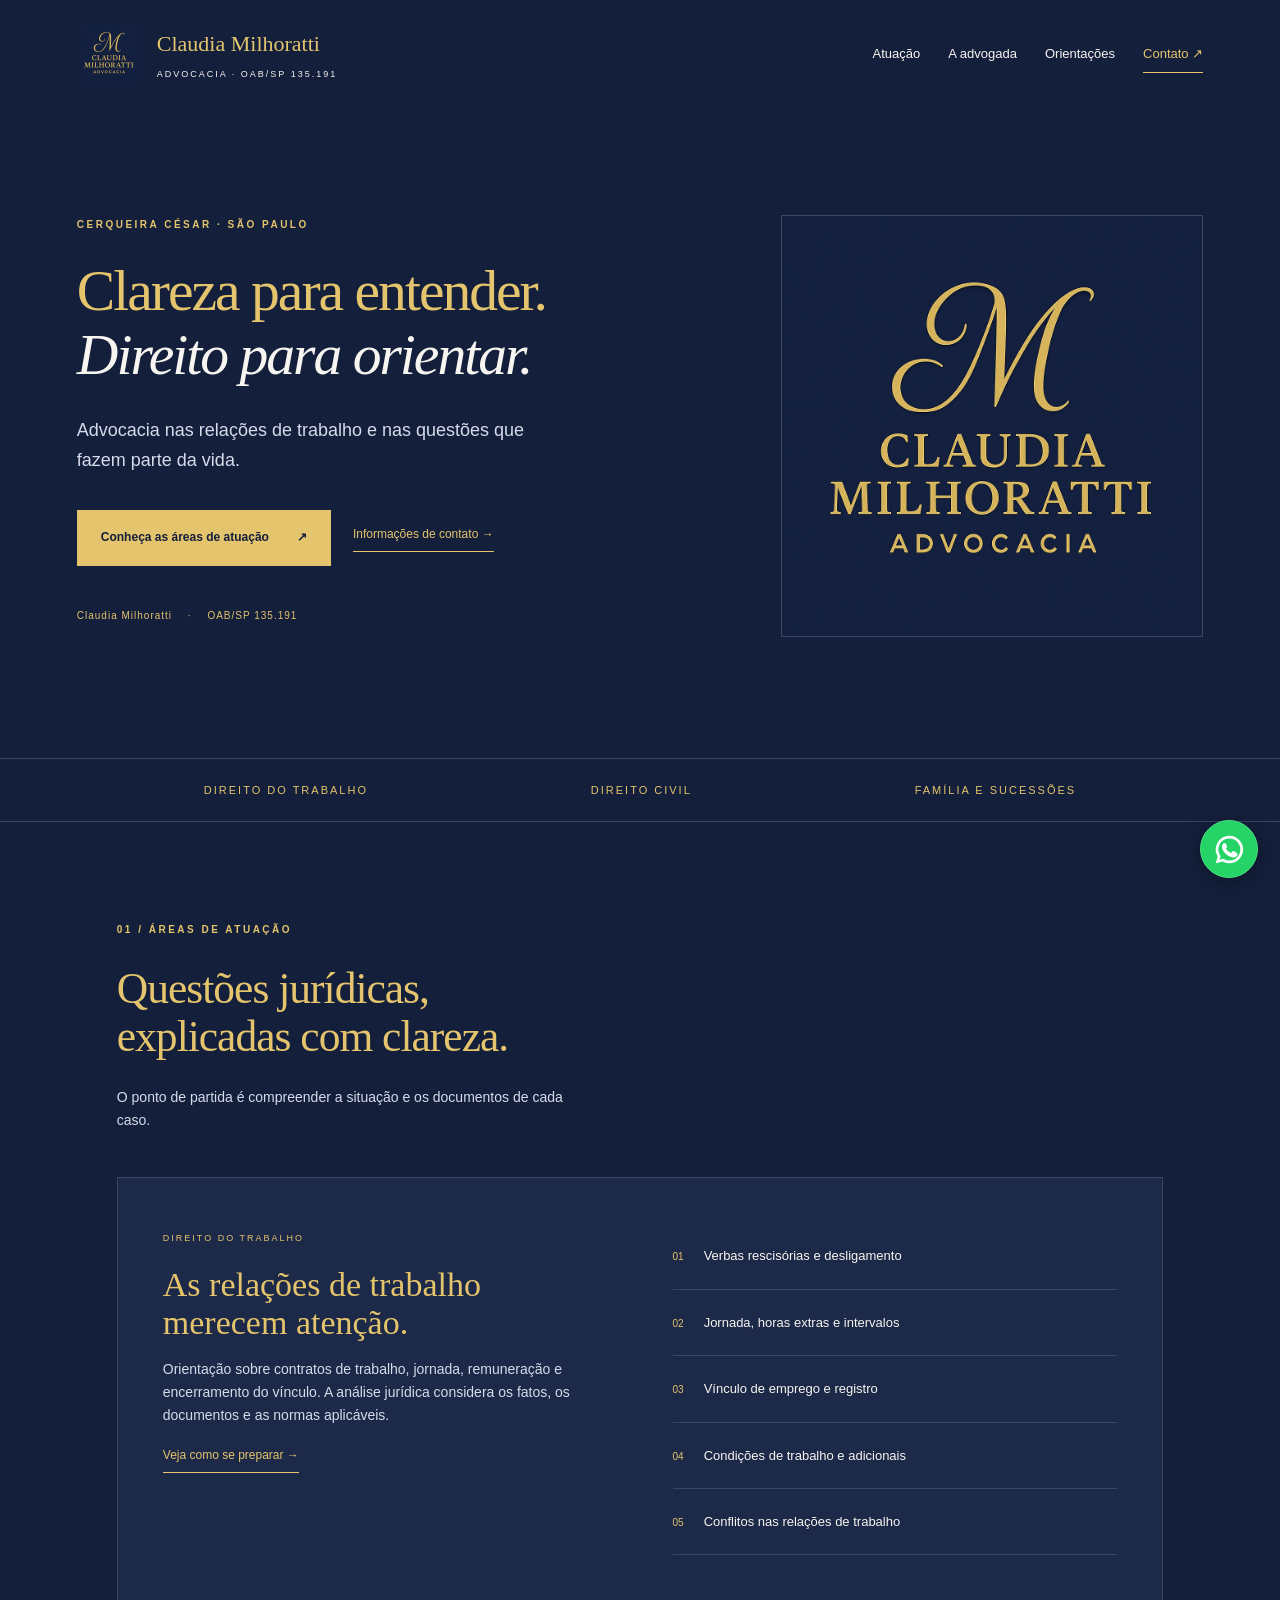
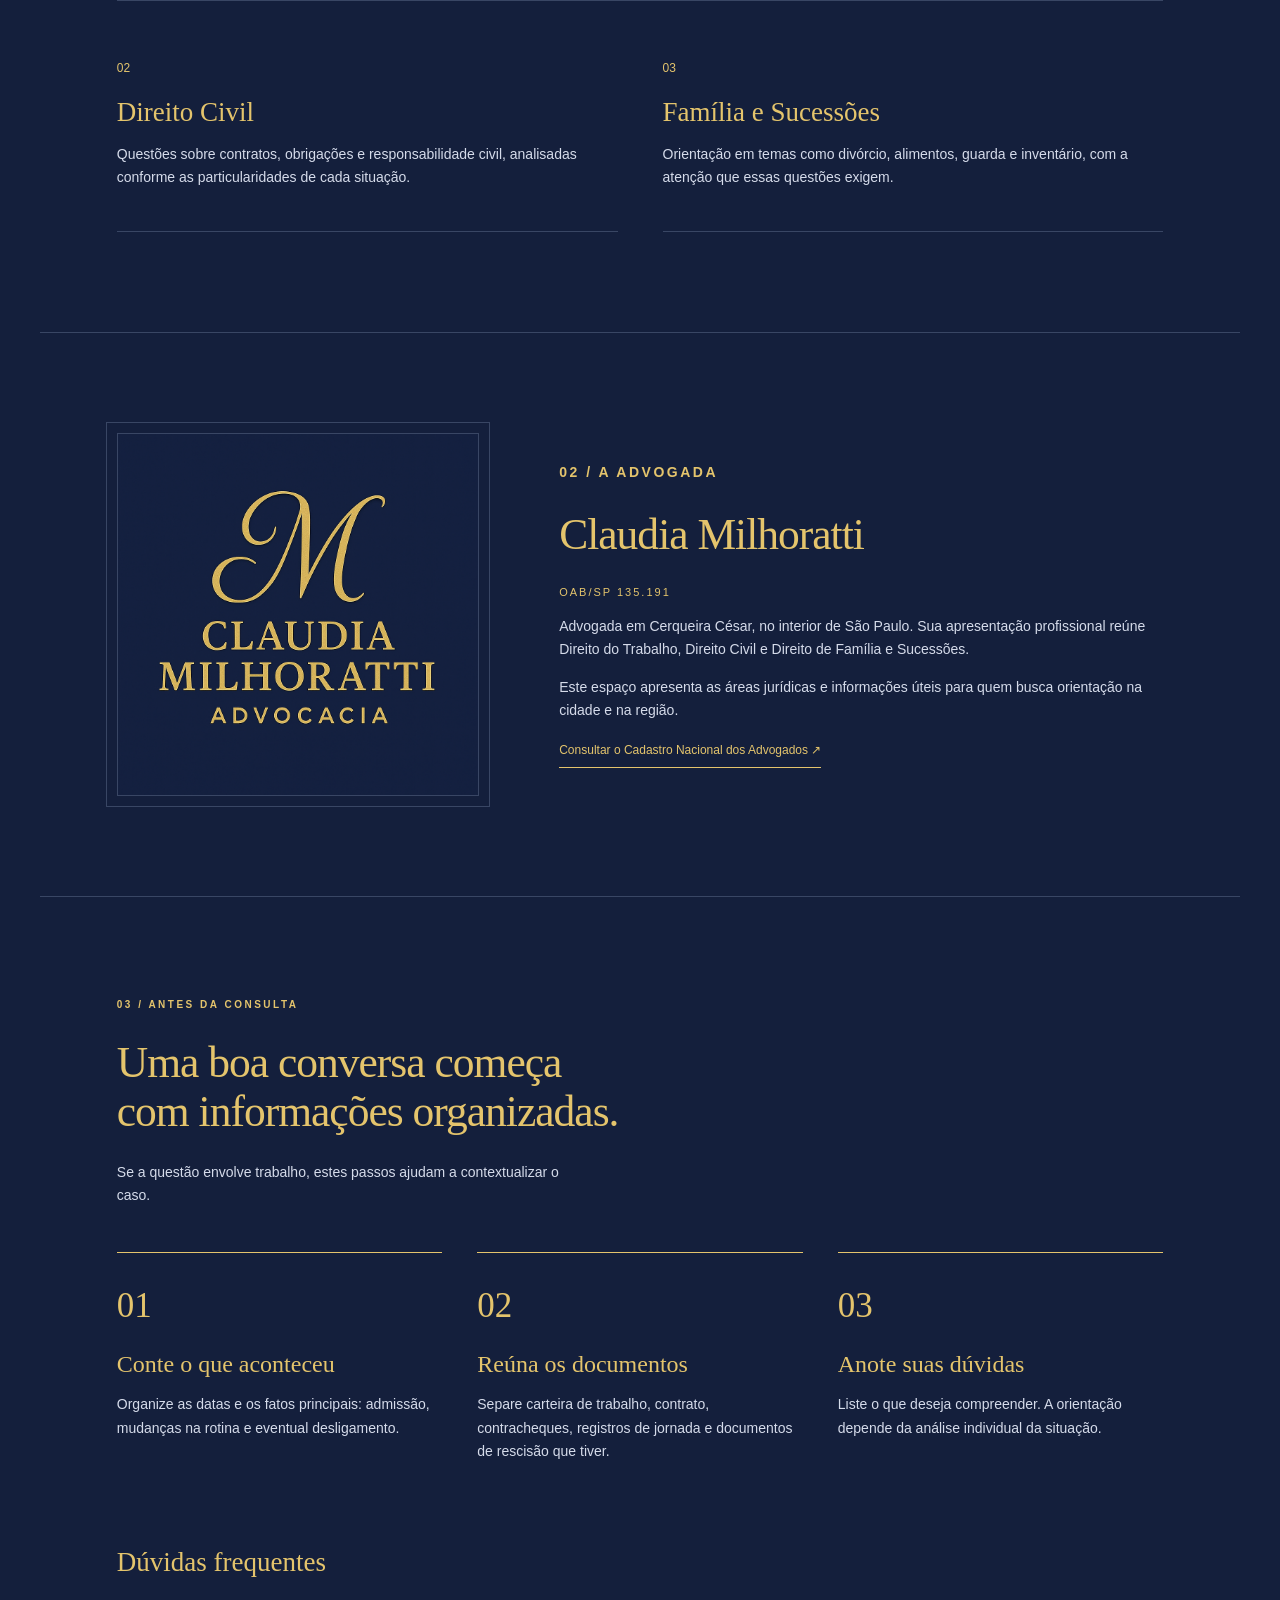
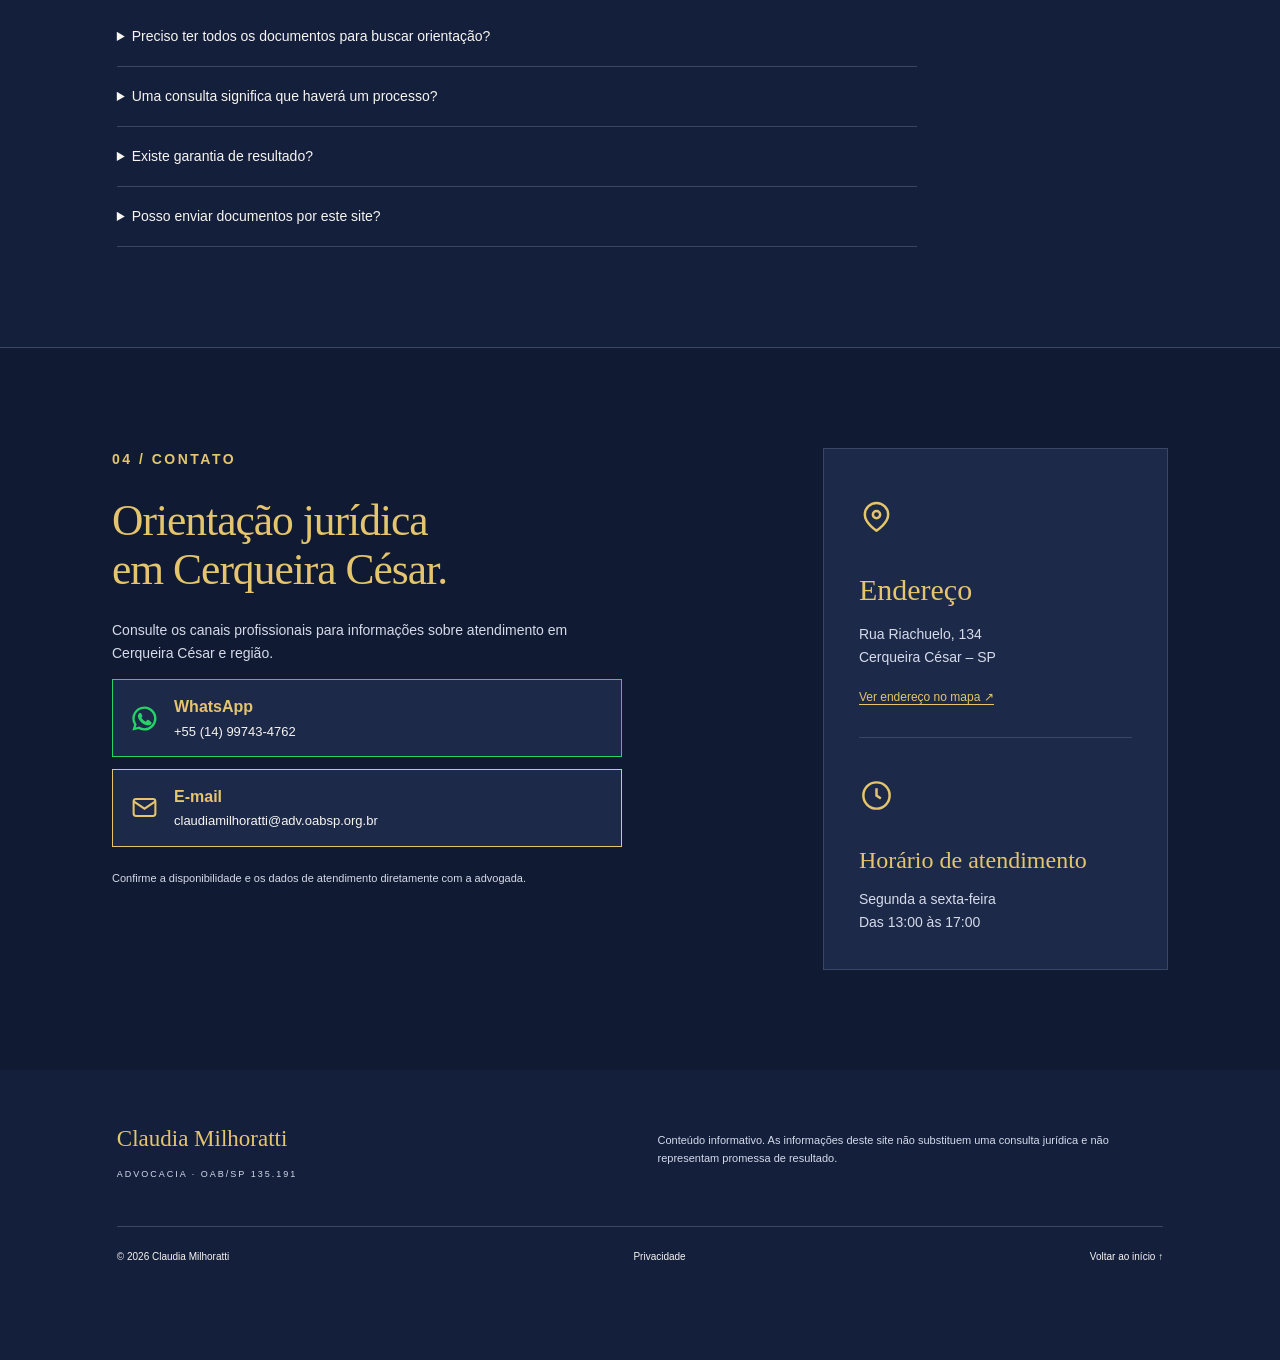
<file: index.html>
<!doctype html>
<html lang="pt-BR">
<head>
<meta charset="utf-8"><meta name="viewport" content="width=device-width, initial-scale=1">
<title>Claudia Milhoratti | Advocacia em Cerqueira César – SP</title>
<meta name="description" content="Claudia Milhoratti, OAB/SP 135.191. Advocacia em Cerqueira César e região, com informações sobre Direito do Trabalho, Civil, Família e Sucessões.">
<meta name="theme-color" content="#141f3c"><meta property="og:title" content="Claudia Milhoratti | Advocacia"><meta property="og:description" content="Direito do Trabalho e orientação jurídica em Cerqueira César – SP."><meta property="og:type" content="website"><meta property="og:locale" content="pt_BR">
<link rel="icon" href="assets/logo.png" type="image/png"><link rel="stylesheet" href="style.css"><script src="config.js" defer></script><script src="script.js" defer></script>
</head>
<body>
<a class="skip" href="#conteudo">Ir para o conteúdo</a>
<header><a class="brand" href="#inicio" aria-label="Claudia Milhoratti, início"><img class="brand-mark" src="assets/logo.png" alt="" width="64" height="64"><span>Claudia Milhoratti<small>ADVOCACIA · OAB/SP 135.191</small></span></a><button class="menu" aria-label="Abrir menu" aria-expanded="false" aria-controls="navegacao">Menu ☰</button><nav id="navegacao" aria-label="Principal"><a href="#atuacao">Atuação</a><a href="#sobre">A advogada</a><a href="#orientacoes">Orientações</a><a class="nav-contact" href="#contato">Contato ↗</a></nav></header>
<main id="conteudo">
<section class="hero" id="inicio"><div class="hero-copy"><p class="eyebrow">CERQUEIRA CÉSAR · SÃO PAULO</p><h1>Clareza para entender.<br><em>Direito para orientar.</em></h1><p class="lead">Advocacia nas relações de trabalho e nas questões que fazem parte da vida.</p><div class="hero-actions"><a class="button" href="#atuacao">Conheça as áreas de atuação <span>↗</span></a><a class="text-link" href="#contato">Informações de contato →</a></div><p class="hero-note">Claudia Milhoratti <span>·</span> OAB/SP 135.191</p></div><div class="hero-art"><img src="assets/logo.png" alt="Claudia Milhoratti Advocacia — logotipo dourado sobre azul-marinho" width="1024" height="1024"></div></section>
<div class="intro-strip"><span>Direito do Trabalho</span><span>Direito Civil</span><span>Família e Sucessões</span></div>
<section class="section" id="atuacao"><div class="section-heading"><p class="eyebrow">01 / ÁREAS DE ATUAÇÃO</p><h2>Questões jurídicas,<br>explicadas com clareza.</h2><p>O ponto de partida é compreender a situação e os documentos de cada caso.</p></div><div class="practice-feature"><div><span class="tag">DIREITO DO TRABALHO</span><h3>As relações de trabalho<br>merecem atenção.</h3><p>Orientação sobre contratos de trabalho, jornada, remuneração e encerramento do vínculo. A análise jurídica considera os fatos, os documentos e as normas aplicáveis.</p><a class="text-link" href="#orientacoes">Veja como se preparar →</a></div><ul class="topic-list"><li><span>01</span>Verbas rescisórias e desligamento</li><li><span>02</span>Jornada, horas extras e intervalos</li><li><span>03</span>Vínculo de emprego e registro</li><li><span>04</span>Condições de trabalho e adicionais</li><li><span>05</span>Conflitos nas relações de trabalho</li></ul></div><div class="secondary-practices"><article><span class="small-number">02</span><h3>Direito Civil</h3><p>Questões sobre contratos, obrigações e responsabilidade civil, analisadas conforme as particularidades de cada situação.</p></article><article><span class="small-number">03</span><h3>Família e Sucessões</h3><p>Orientação em temas como divórcio, alimentos, guarda e inventário, com a atenção que essas questões exigem.</p></article></div></section>
<section class="about section" id="sobre"><div class="about-seal"><img src="assets/logo.png" alt="Logotipo Claudia Milhoratti Advocacia" width="1024" height="1024" loading="lazy"></div><div><p class="eyebrow">02 / A ADVOGADA</p><h2>Claudia Milhoratti</h2><p class="registration">OAB/SP 135.191</p><p>Advogada em Cerqueira César, no interior de São Paulo. Sua apresentação profissional reúne Direito do Trabalho, Direito Civil e Direito de Família e Sucessões.</p><p>Este espaço apresenta as áreas jurídicas e informações úteis para quem busca orientação na cidade e na região.</p><a class="text-link" href="https://cna.oab.org.br/" target="_blank" rel="noopener noreferrer">Consultar o Cadastro Nacional dos Advogados ↗</a></div></section>
<section class="section preparation" id="orientacoes"><div class="section-heading"><p class="eyebrow">03 / ANTES DA CONSULTA</p><h2>Uma boa conversa começa<br>com informações organizadas.</h2><p>Se a questão envolve trabalho, estes passos ajudam a contextualizar o caso.</p></div><div class="steps"><article><span>01</span><h3>Conte o que aconteceu</h3><p>Organize as datas e os fatos principais: admissão, mudanças na rotina e eventual desligamento.</p></article><article><span>02</span><h3>Reúna os documentos</h3><p>Separe carteira de trabalho, contrato, contracheques, registros de jornada e documentos de rescisão que tiver.</p></article><article><span>03</span><h3>Anote suas dúvidas</h3><p>Liste o que deseja compreender. A orientação depende da análise individual da situação.</p></article></div><div class="faq"><h3>Dúvidas frequentes</h3><details><summary>Preciso ter todos os documentos para buscar orientação?</summary><p>Organize os documentos disponíveis. Durante a análise, poderão ser identificadas outras informações necessárias para compreender o caso.</p></details><details><summary>Uma consulta significa que haverá um processo?</summary><p>A consulta permite analisar a situação. As possibilidades podem incluir orientação, negociação ou medidas judiciais, conforme o caso e a decisão do cliente.</p></details><details><summary>Existe garantia de resultado?</summary><p>Não. Cada situação depende dos fatos, das provas, das normas aplicáveis e, quando houver processo, da avaliação dos órgãos competentes.</p></details><details><summary>Posso enviar documentos por este site?</summary><p>Este site não recebe documentos nem possui formulário de envio. Combine o canal adequado diretamente com a profissional antes de compartilhar informações pessoais.</p></details></div></section>
<section class="contact section" id="contato"><div><p class="eyebrow">04 / CONTATO</p><h2>Orientação jurídica<br>em Cerqueira César.</h2><p>Consulte os canais profissionais para informações sobre atendimento em Cerqueira César e região.</p><div id="contact-actions" class="contact-actions"><a class="contact-link whatsapp-link" href="https://wa.me/5514997434762" target="_blank" rel="noopener noreferrer"><svg viewBox="0 0 24 24" aria-hidden="true"><path fill="currentColor" d="M12 2a10 10 0 0 0-8.6 15.1L2 22l5-1.3A10 10 0 1 0 12 2Zm0 18a8 8 0 0 1-4.1-1.1l-.4-.2-2.7.7.7-2.6-.3-.4A8 8 0 1 1 12 20Zm4.5-6.1c-.2-.1-1.5-.8-1.7-.8-.2-.1-.4-.1-.6.2l-.8 1c-.1.2-.3.2-.6.1a6.5 6.5 0 0 1-3.2-2.8c-.2-.3 0-.4.1-.6l.5-.6c.1-.2.1-.4 0-.6L9.4 8c-.2-.5-.4-.5-.6-.5h-.5c-.3 0-.6.1-.8.4-.3.3-1 1-1 2.3s1 2.6 1.1 2.8c.1.2 2 3.1 4.9 4.2 2.4.9 2.9.4 3.5.4.5-.1 1.5-.6 1.7-1.2.2-.6.2-1.1.1-1.2-.1-.2-.3-.3-.6-.4Z"/></svg><span><strong>WhatsApp</strong><small>+55 (14) 99743-4762</small></span></a><a class="contact-link" href="mailto:claudiamilhoratti@adv.oabsp.org.br"><svg viewBox="0 0 24 24" fill="none" stroke="currentColor" stroke-width="1.7" aria-hidden="true"><rect x="3" y="5" width="18" height="14" rx="2"/><path d="m3 7 9 6 9-6"/></svg><span><strong>E-mail</strong><small>claudiamilhoratti@adv.oabsp.org.br</small></span></a></div><p class="contact-note">Confirme a disponibilidade e os dados de atendimento diretamente com a advogada.</p></div><div class="location-card"><span class="location-symbol"><svg viewBox="0 0 24 24" fill="none" stroke="currentColor" stroke-width="1.7" aria-hidden="true"><path d="M20 10c0 6-8 11-8 11S4 16 4 10a8 8 0 1 1 16 0Z"/><circle cx="12" cy="10" r="2.5"/></svg></span><h3>Endereço</h3><p>Rua Riachuelo, 134<br>Cerqueira César – SP</p><a href="https://www.google.com/maps/search/?api=1&amp;query=Rua+Riachuelo%2C+134%2C+Cerqueira+C%C3%A9sar+SP" target="_blank" rel="noopener noreferrer">Ver endereço no mapa ↗</a><div class="office-hours"><span class="location-symbol"><svg viewBox="0 0 24 24" fill="none" stroke="currentColor" stroke-width="1.7" aria-hidden="true"><circle cx="12" cy="12" r="9"/><path d="M12 7v5l3 2"/></svg></span><h3>Horário de atendimento</h3><p>Segunda a sexta-feira<br>Das 13:00 às 17:00</p></div></div></section>
</main><footer><div><strong>Claudia Milhoratti</strong><p>ADVOCACIA · OAB/SP 135.191</p></div><p>Conteúdo informativo. As informações deste site não substituem uma consulta jurídica e não representam promessa de resultado.</p><div class="footer-bottom"><span>© <span id="year">2026</span> Claudia Milhoratti</span><a href="privacidade.html">Privacidade</a><a href="#inicio">Voltar ao início ↑</a></div></footer>
<a class="floating-whatsapp" href="https://wa.me/5514997434762" target="_blank" rel="noopener noreferrer" aria-label="Abrir WhatsApp de Claudia Milhoratti" title="WhatsApp"><svg viewBox="0 0 24 24" aria-hidden="true"><path fill="currentColor" d="M12 2a10 10 0 0 0-8.6 15.1L2 22l5-1.3A10 10 0 1 0 12 2Zm0 18a8 8 0 0 1-4.1-1.1l-.4-.2-2.7.7.7-2.6-.3-.4A8 8 0 1 1 12 20Zm4.5-6.1c-.2-.1-1.5-.8-1.7-.8-.2-.1-.4-.1-.6.2l-.8 1c-.1.2-.3.2-.6.1a6.5 6.5 0 0 1-3.2-2.8c-.2-.3 0-.4.1-.6l.5-.6c.1-.2.1-.4 0-.6L9.4 8c-.2-.5-.4-.5-.6-.5h-.5c-.3 0-.6.1-.8.4-.3.3-1 1-1 2.3s1 2.6 1.1 2.8c.1.2 2 3.1 4.9 4.2 2.4.9 2.9.4 3.5.4.5-.1 1.5-.6 1.7-1.2.2-.6.2-1.1.1-1.2-.1-.2-.3-.3-.6-.4Z"/></svg></a></body></html>
</file>
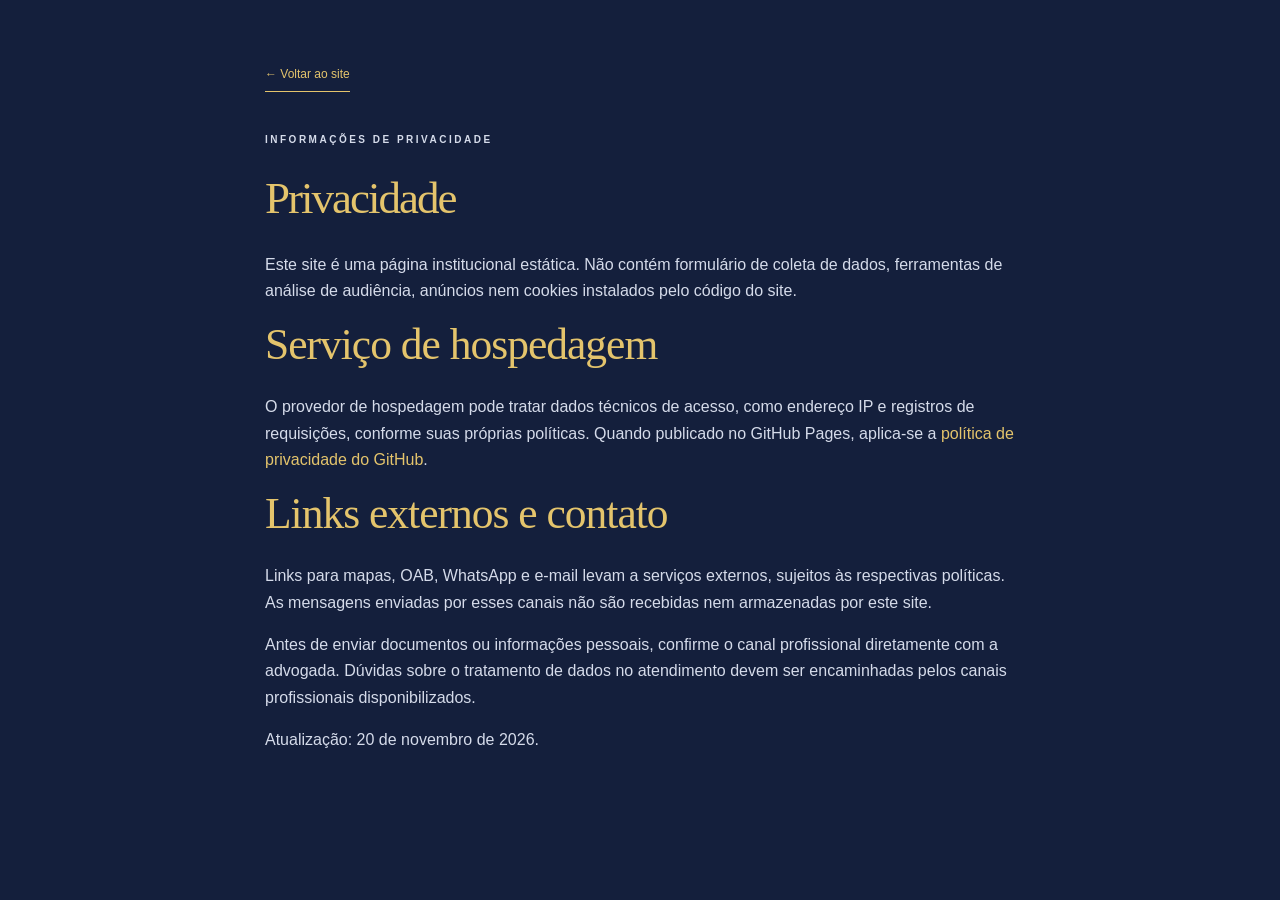
<file: privacidade.html>
<!doctype html><html lang="pt-BR"><head><meta charset="utf-8"><meta name="viewport" content="width=device-width,initial-scale=1"><title>Privacidade | Claudia Milhoratti</title><link rel="stylesheet" href="style.css"><link rel="icon" href="assets/logo.png"></head><body><main class="privacy"><a class="text-link" href="index.html">← Voltar ao site</a><p class="eyebrow" style="margin-top:40px">INFORMAÇÕES DE PRIVACIDADE</p><h1>Privacidade</h1><p>Este site é uma página institucional estática. Não contém formulário de coleta de dados, ferramentas de análise de audiência, anúncios nem cookies instalados pelo código do site.</p><h2>Serviço de hospedagem</h2><p>O provedor de hospedagem pode tratar dados técnicos de acesso, como endereço IP e registros de requisições, conforme suas próprias políticas. Quando publicado no GitHub Pages, aplica-se a <a href="https://docs.github.com/pt/site-policy/privacy-policies/github-general-privacy-statement" target="_blank" rel="noopener noreferrer">política de privacidade do GitHub</a>.</p><h2>Links externos e contato</h2><p>Links para mapas, OAB, WhatsApp e e-mail levam a serviços externos, sujeitos às respectivas políticas. As mensagens enviadas por esses canais não são recebidas nem armazenadas por este site.</p><p>Antes de enviar documentos ou informações pessoais, confirme o canal profissional diretamente com a advogada. Dúvidas sobre o tratamento de dados no atendimento devem ser encaminhadas pelos canais profissionais disponibilizados.</p><p>Atualização: 20 de novembro de 2026.</p></main></body></html>
</file>
<file: style.css>
:root{--ink:#193b35;--paper:#f6f4ee;--muted:#626b64;--gold:#b19564;--line:#d9ddd3}*{box-sizing:border-box}html{scroll-behavior:smooth;scroll-padding-top:100px}body{margin:0;color:var(--ink);background:var(--paper);font-family:'Century Gothic',Arial,sans-serif;line-height:1.65}a{color:inherit;text-decoration:none}a:hover{text-decoration:underline}button{font:inherit}header{max-width:1320px;margin:auto;min-height:104px;padding:22px 6%;display:flex;justify-content:space-between;align-items:center;gap:30px}.brand{display:flex;align-items:center;gap:16px;font-family:Georgia,serif;font-size:22px}.brand small{display:block;font-family:Arial,sans-serif;font-size:9px;letter-spacing:2px;margin-top:4px}.mark{border:1px solid var(--gold);padding:9px;font-size:24px}nav{display:flex;gap:28px;align-items:center;font-size:13px}.nav-contact{border-bottom:1px solid var(--gold);padding:8px 0}.menu{display:none}.hero{max-width:1320px;margin:auto;display:grid;grid-template-columns:1.2fr .8fr;min-height:650px;padding:60px 6% 74px;gap:70px;align-items:center}.eyebrow{font-size:10px;letter-spacing:2.5px;font-weight:bold;margin:0 0 25px}h1,h2,h3{font-family:Georgia,'Times New Roman',serif;font-weight:400;line-height:1.12}h1{font-size:clamp(42px,4.5vw,67px);letter-spacing:-2px;margin:0 0 28px}h1 em{font-weight:400;color:#597368}h2{font-size:clamp(32px,3.4vw,48px);letter-spacing:-1px;margin:0 0 25px}h3{font-size:27px;margin:16px 0}.lead{font-size:18px;max-width:470px;color:var(--muted)}.hero-actions{display:flex;flex-wrap:wrap;align-items:center;gap:22px;margin:35px 0}.button{display:inline-flex;gap:28px;align-items:center;padding:17px 23px;background:var(--ink);color:white;font-size:12px;border:1px solid var(--ink)}.button:hover{background:#2b5448;text-decoration:none}.text-link{font-size:12px;border-bottom:1px solid var(--gold);padding-bottom:6px;display:inline-block}.hero-note{font-size:10px;letter-spacing:1px;margin-top:42px}.hero-note span{margin:0 12px}.hero-art{height:490px;background:#dfe5da;padding:36px;position:relative;overflow:hidden}.arch{height:100%;border:1px solid #a4b39f;border-radius:220px 220px 0 0;background:linear-gradient(135deg,#e9ece1,#c3d1be);display:flex;flex-direction:column;align-items:center;justify-content:center}.art-monogram{font-family:Georgia,serif;font-size:99px;letter-spacing:-8px;color:#3d6050}.art-line{height:1px;width:90px;background:var(--gold);margin:18px}.arch p{font-size:11px;letter-spacing:4px;line-height:2.1;text-align:center}.art-caption{position:absolute;bottom:12px;left:0;right:0;text-align:center;font-size:8px;letter-spacing:2px}.intro-strip{padding:22px 8%;border-top:1px solid var(--line);border-bottom:1px solid var(--line);display:flex;justify-content:space-around;gap:20px;font-size:11px;letter-spacing:2px;text-transform:uppercase}.section{max-width:1200px;margin:auto;padding:100px 6%}.section-heading{max-width:660px;margin-bottom:45px}.section-heading>p:last-child{max-width:460px;color:var(--muted);font-size:14px}.practice-feature{display:grid;grid-template-columns:1fr 1fr;gap:65px;background:#e9ede4;padding:45px}.tag{font-size:9px;letter-spacing:2px}.practice-feature h3{font-size:34px}.practice-feature p,.secondary-practices p,.about p,.steps p{color:var(--muted);font-size:14px}.topic-list{list-style:none;margin:0;padding:0}.topic-list li{border-bottom:1px solid #cbd3c4;padding:22px 0;font-size:13px}.topic-list span{font-size:10px;color:#74846f;margin-right:20px}.secondary-practices{display:grid;grid-template-columns:1fr 1fr;gap:45px;margin-top:38px}.secondary-practices article{border-bottom:1px solid var(--line);padding:15px 0 28px}.small-number{color:var(--gold);font-size:12px}.about{display:grid;grid-template-columns:.75fr 1.25fr;gap:80px;border-top:1px solid var(--line);border-bottom:1px solid var(--line);align-items:center}.about-seal{text-align:center;border:1px solid #c9d0c1;outline:1px solid #c9d0c1;outline-offset:10px;padding:48px 20px}.about-seal>span{font-size:65px;font-family:Georgia,serif;color:#74856b}.about-seal p{letter-spacing:4px;font-size:18px;color:var(--ink)}.about-seal small{letter-spacing:3px;font-size:8px}.about .registration{color:#947a50;font-size:11px;letter-spacing:2px}.steps{display:grid;grid-template-columns:repeat(3,1fr);gap:35px}.steps article{border-top:1px solid var(--gold);padding-top:24px}.steps article>span{font-family:Georgia,serif;font-size:35px;color:#9aaa91}.steps h3{font-size:24px}.faq{margin-top:70px;max-width:800px}.faq h3{margin-bottom:30px}details{border-bottom:1px solid var(--line);padding:18px 0}summary{cursor:pointer;font-size:14px}details p{font-size:13px;color:var(--muted);max-width:680px}.contact{max-width:none;background:var(--ink);color:var(--paper);display:grid;grid-template-columns:1.3fr .7fr;gap:70px;padding-left:max(6%,calc((100vw - 1056px)/2));padding-right:max(6%,calc((100vw - 1056px)/2))}.contact .eyebrow{color:#b7c6ae}.contact p{max-width:490px;color:#c6d0c8;font-size:14px}.contact .contact-note{font-size:11px;margin-top:22px}.light{background:var(--paper);color:var(--ink);border-color:var(--paper)}.light:hover{background:#dfe5da}.location-card{border:1px solid #5b7466;padding:35px;align-self:center}.location-symbol{font-size:44px;color:#b3c1a6}.location-card h3{font-size:30px}.location-card a{font-size:12px;border-bottom:1px solid var(--gold)}.location-card .region{font-size:11px;margin:25px 0}.contact-actions{display:flex;gap:12px;flex-wrap:wrap}footer{max-width:1200px;padding:50px 6% 25px;margin:auto;display:grid;grid-template-columns:1fr 1fr;gap:35px}footer strong{font-family:Georgia,serif;font-size:23px;font-weight:400}footer p{font-size:11px;color:var(--muted)}footer>div>p{font-size:9px;letter-spacing:2px}.footer-bottom{grid-column:1/-1;border-top:1px solid var(--line);padding-top:22px;display:flex;justify-content:space-between;gap:20px;font-size:10px}.skip{position:absolute;left:10px;top:-80px;background:white;padding:10px;z-index:10}.skip:focus{top:10px}:focus-visible{outline:3px solid #b19564;outline-offset:5px}.privacy{max-width:800px;margin:auto;padding:60px 25px}.privacy h1{font-size:45px}.privacy p{color:var(--muted)}@media(max-width:850px){header{padding:20px 6%;min-height:90px;flex-wrap:wrap}.brand{font-size:19px}.menu{display:block;border:1px solid var(--line);padding:7px 12px;background:transparent;color:var(--ink);font-size:12px}nav{display:none;width:100%;flex-direction:column;align-items:flex-start;gap:16px;padding:15px 0}nav.open{display:flex}.hero{gap:35px;min-height:auto;padding-top:35px}.hero-art{height:390px;padding:25px}h1{font-size:44px}.section{padding-top:70px;padding-bottom:70px}.practice-feature{gap:30px;padding:30px}.about{gap:40px}.contact{gap:35px}.intro-strip{font-size:9px;letter-spacing:1px}.hero-actions{gap:18px}.hero-note{margin-top:25px}}@media(max-width:600px){.hero{grid-template-columns:1fr;padding-bottom:40px}.hero-art{height:300px}.art-monogram{font-size:76px}.arch p{font-size:9px}.hero-copy{padding-top:10px}h1{font-size:43px}.lead{font-size:16px}.intro-strip{flex-wrap:wrap;justify-content:center;padding:20px}.practice-feature,.secondary-practices,.about,.steps,.contact,footer{grid-template-columns:1fr}.practice-feature{padding:25px}.secondary-practices{gap:10px}.about-seal{max-width:260px;width:100%;margin:auto}.about{gap:50px}.steps{gap:25px}.contact{padding:65px 6%}.footer-bottom{flex-wrap:wrap}.eyebrow{font-size:9px}.section-heading{margin-bottom:32px}.topic-list li{padding:18px 0}.hero-actions{align-items:flex-start;flex-direction:column}}@media(prefers-reduced-motion:reduce){html{scroll-behavior:auto}}

/* Identidade visual Claudia Milhoratti: azul-marinho, dourado e branco. */
:root{--ink:#f7f5f0;--paper:#141f3c;--muted:#d5dbea;--gold:#e4c46c;--line:#394664;--panel:#1c2948}body{background:var(--paper);color:var(--ink)}h1,h2,h3,.brand,.eyebrow,.tag,.hero-note,.intro-strip,.text-link,.nav-contact,footer strong{color:var(--gold)}h1 em{color:var(--ink)}.brand small{color:var(--ink)}.brand-mark{width:64px;height:auto;object-fit:contain}.hero-art{height:auto;aspect-ratio:1;padding:0;background:var(--paper);border:1px solid var(--line)}.hero-art img,.about-seal img{display:block;width:100%;height:auto}.about-seal{padding:0;border-color:var(--line);outline-color:var(--line)}.practice-feature,.location-card{background:var(--panel);border:1px solid var(--line)}.topic-list li{border-color:var(--line)}.topic-list span,.steps article>span,.about .registration,.about .eyebrow{color:var(--gold)}.button,.light{background:var(--gold);color:#141f3c;border-color:var(--gold);font-weight:bold}.button:hover,.light:hover{background:#f5d995;color:#141f3c}.contact{background:#101a32;color:var(--ink);border-top:1px solid var(--line)}.contact .eyebrow{color:var(--gold)}.contact p{color:var(--muted)}.location-symbol{color:var(--gold);display:block}.location-symbol svg{width:35px;height:35px}.contact-actions{display:grid;gap:12px;max-width:510px}.contact-link{display:flex;align-items:center;gap:15px;padding:14px 17px;border:1px solid var(--gold);color:var(--gold);background:var(--panel);min-width:0}.contact-link:hover{background:#253453;text-decoration:none}.contact-link svg{width:29px;height:29px;flex-shrink:0}.contact-link span{min-width:0}.contact-link strong,.contact-link small{display:block}.contact-link small{color:var(--ink);font-size:13px;overflow-wrap:anywhere}.location-card a,.privacy p a{color:var(--gold)}.contact-link.whatsapp-link{border-color:#25D366}.contact-link.whatsapp-link svg{color:#25D366}.contact-link.whatsapp-link:hover{background:#253453}.floating-whatsapp{position:fixed;z-index:5;bottom:22px;right:22px;width:58px;height:58px;border-radius:50%;display:grid;place-items:center;background:#25D366;color:#fff;box-shadow:0 4px 20px #0005;border:1px solid #49e17f}.floating-whatsapp svg{width:33px;height:33px}.floating-whatsapp:hover{background:#1ebe5d}.skip{background:var(--gold);color:#141f3c}:focus-visible{outline-color:var(--gold)}footer{padding-bottom:95px}@media(max-width:600px){.hero-art{height:auto;max-width:460px;width:100%;margin:auto}.brand-mark{width:48px}.brand{gap:9px}.floating-whatsapp{width:52px;height:52px;right:14px;bottom:14px}.contact-link{padding:12px;gap:10px}.contact-link small{font-size:12px}.location-card{padding:25px}}

.office-hours{margin-top:28px;padding-top:24px;border-top:1px solid var(--line)}.office-hours h3{font-size:24px;margin:12px 0}.office-hours p{margin-bottom:0}.brand-mark{aspect-ratio:1;object-fit:contain}
</file>
